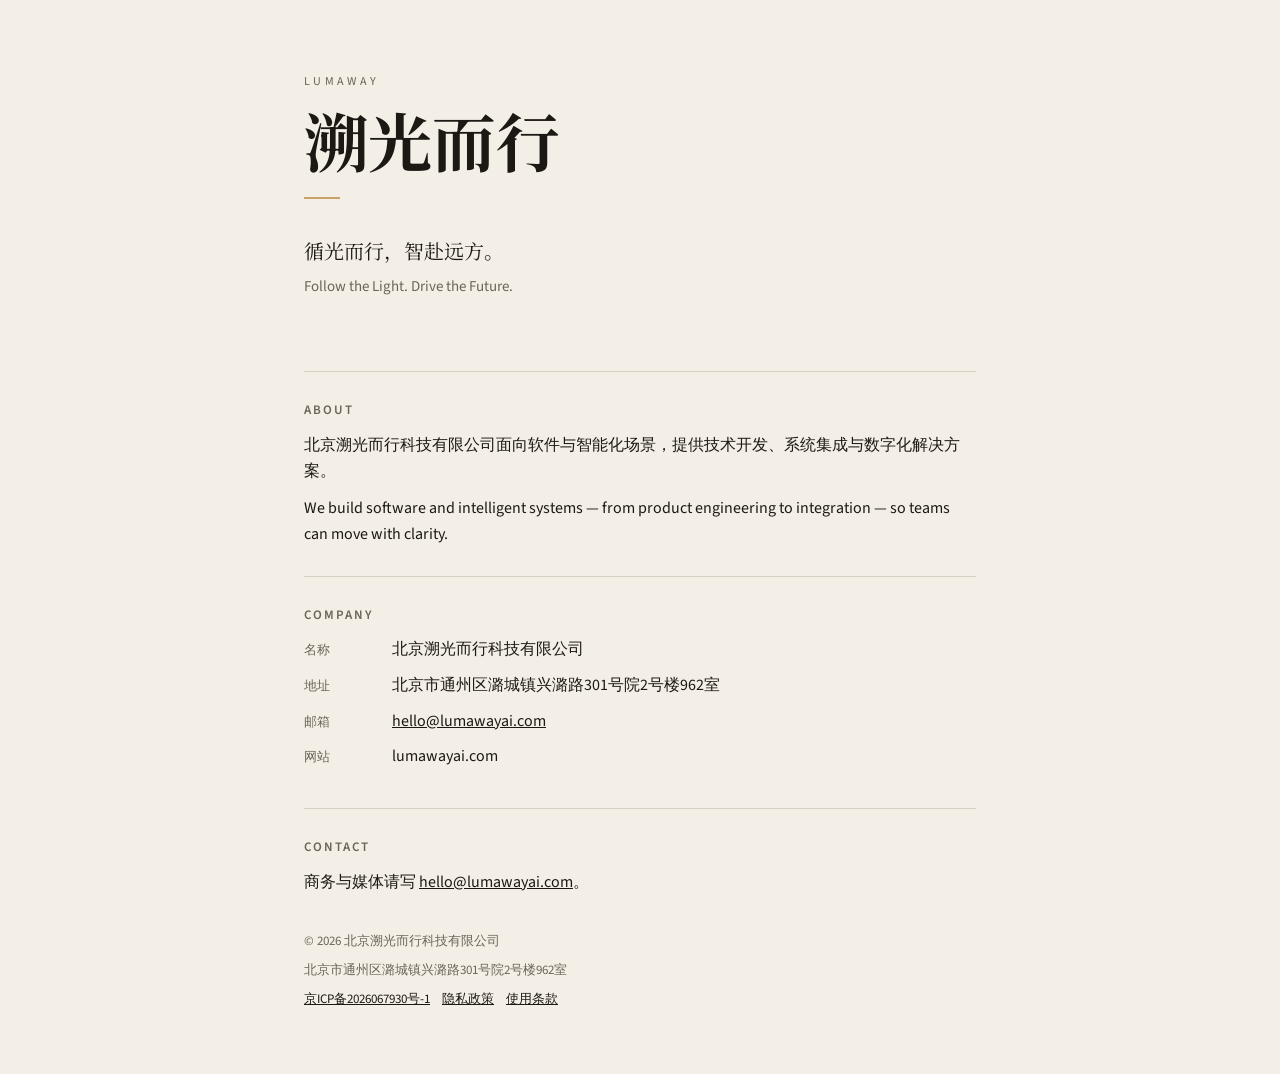
<file: index.html>
<!DOCTYPE html>
<html lang="zh-CN">
<head>
  <meta charset="utf-8" />
  <meta name="viewport" content="width=device-width, initial-scale=1" />
  <title>溯光而行 LumaWay</title>
  <meta name="description" content="循光而行，智赴远方。北京溯光而行科技有限公司。" />
  <link rel="preconnect" href="https://fonts.googleapis.com" />
  <link rel="preconnect" href="https://fonts.gstatic.com" crossorigin />
  <link href="https://fonts.googleapis.com/css2?family=Noto+Serif+SC:wght@500;700&family=Source+Sans+3:wght@400;600&display=swap" rel="stylesheet" />
  <link rel="stylesheet" href="site.css" />
</head>
<body>
  <div class="wrap">
    <header>
      <p class="brand-en">LumaWay</p>
      <h1>溯光而行</h1>
      <div class="accent"></div>
      <p class="tagline">循光而行，智赴远方。</p>
      <p class="tagline-en">Follow the Light. Drive the Future.</p>
    </header>

    <section>
      <h2>About</h2>
      <p>北京溯光而行科技有限公司面向软件与智能化场景，提供技术开发、系统集成与数字化解决方案。</p>
      <p>We build software and intelligent systems — from product engineering to integration — so teams can move with clarity.</p>
    </section>

    <section>
      <h2>Company</h2>
      <ul class="facts">
        <li><span>名称</span>北京溯光而行科技有限公司</li>
        <li><span>地址</span>北京市通州区潞城镇兴潞路301号院2号楼962室</li>
        <li><span>邮箱</span><a href="mailto:hello@lumawayai.com">hello@lumawayai.com</a></li>
        <li><span>网站</span>lumawayai.com</li>
      </ul>
    </section>

    <section>
      <h2>Contact</h2>
      <p>商务与媒体请写 <a href="mailto:hello@lumawayai.com">hello@lumawayai.com</a>。</p>
    </section>

    <footer>
      <p>© 2026 北京溯光而行科技有限公司</p>
      <p>北京市通州区潞城镇兴潞路301号院2号楼962室</p>
      <p class="foot-links">
        <a href="https://beian.miit.gov.cn/" target="_blank" rel="noopener">京ICP备2026067930号-1</a>
        <a href="privacy.html">隐私政策</a>
        <a href="terms.html">使用条款</a>
      </p>
    </footer>
  </div>
</body>
</html>
</file>
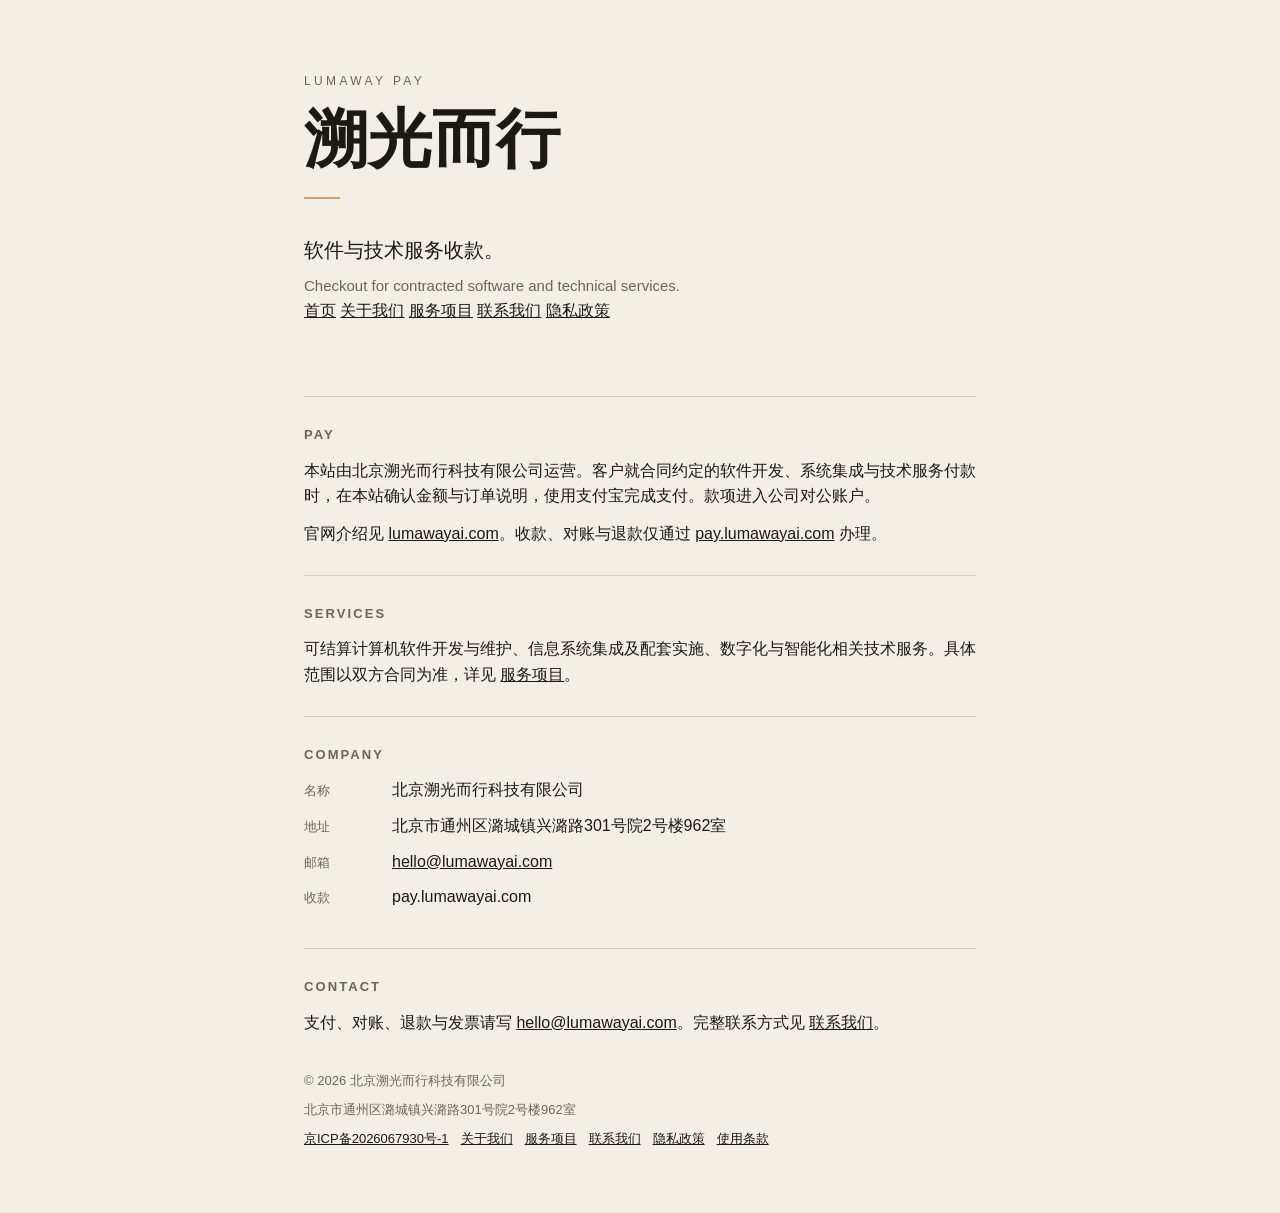
<file: pay-www/index.html>
<!DOCTYPE html>
<html lang="zh-CN">
<head>
  <meta charset="utf-8" />
  <meta name="viewport" content="width=device-width, initial-scale=1" />
  <title>溯光而行收款 · LumaWay</title>
  <meta name="description" content="北京溯光而行科技有限公司软件与技术服务收款。" />
  <link rel="stylesheet" href="/site.css" />
</head>
<body>
  <div class="wrap home">
    <header>
      <p class="brand-en">LumaWay Pay</p>
      <h1>溯光而行</h1>
      <div class="accent"></div>
      <p class="tagline">软件与技术服务收款。</p>
      <p class="tagline-en">Checkout for contracted software and technical services.</p>
      <nav class="site-nav" aria-label="栏目">
        <a href="/" aria-current="page">首页</a>
        <a href="/about/">关于我们</a>
        <a href="/services/">服务项目</a>
        <a href="/contact/">联系我们</a>
        <a href="/privacy.html">隐私政策</a>
      </nav>
    </header>

    <section>
      <h2>Pay</h2>
      <p>本站由北京溯光而行科技有限公司运营。客户就合同约定的软件开发、系统集成与技术服务付款时，在本站确认金额与订单说明，使用支付宝完成支付。款项进入公司对公账户。</p>
      <p>官网介绍见 <a href="https://lumawayai.com">lumawayai.com</a>。收款、对账与退款仅通过 <a href="https://pay.lumawayai.com">pay.lumawayai.com</a> 办理。</p>
    </section>

    <section>
      <h2>Services</h2>
      <p>可结算计算机软件开发与维护、信息系统集成及配套实施、数字化与智能化相关技术服务。具体范围以双方合同为准，详见 <a href="/services/">服务项目</a>。</p>
    </section>

    <section>
      <h2>Company</h2>
      <ul class="facts">
        <li><span>名称</span>北京溯光而行科技有限公司</li>
        <li><span>地址</span>北京市通州区潞城镇兴潞路301号院2号楼962室</li>
        <li><span>邮箱</span><a href="mailto:hello@lumawayai.com">hello@lumawayai.com</a></li>
        <li><span>收款</span>pay.lumawayai.com</li>
      </ul>
    </section>

    <section>
      <h2>Contact</h2>
      <p>支付、对账、退款与发票请写 <a href="mailto:hello@lumawayai.com">hello@lumawayai.com</a>。完整联系方式见 <a href="/contact/">联系我们</a>。</p>
    </section>

    <footer>
      <p>© 2026 北京溯光而行科技有限公司</p>
      <p>北京市通州区潞城镇兴潞路301号院2号楼962室</p>
      <p class="foot-links">
        <a href="https://beian.miit.gov.cn/" target="_blank" rel="noopener">京ICP备2026067930号-1</a>
        <a href="/about/">关于我们</a>
        <a href="/services/">服务项目</a>
        <a href="/contact/">联系我们</a>
        <a href="/privacy.html">隐私政策</a>
        <a href="/terms.html">使用条款</a>
      </p>
    </footer>
  </div>
</body>
</html>
</file>
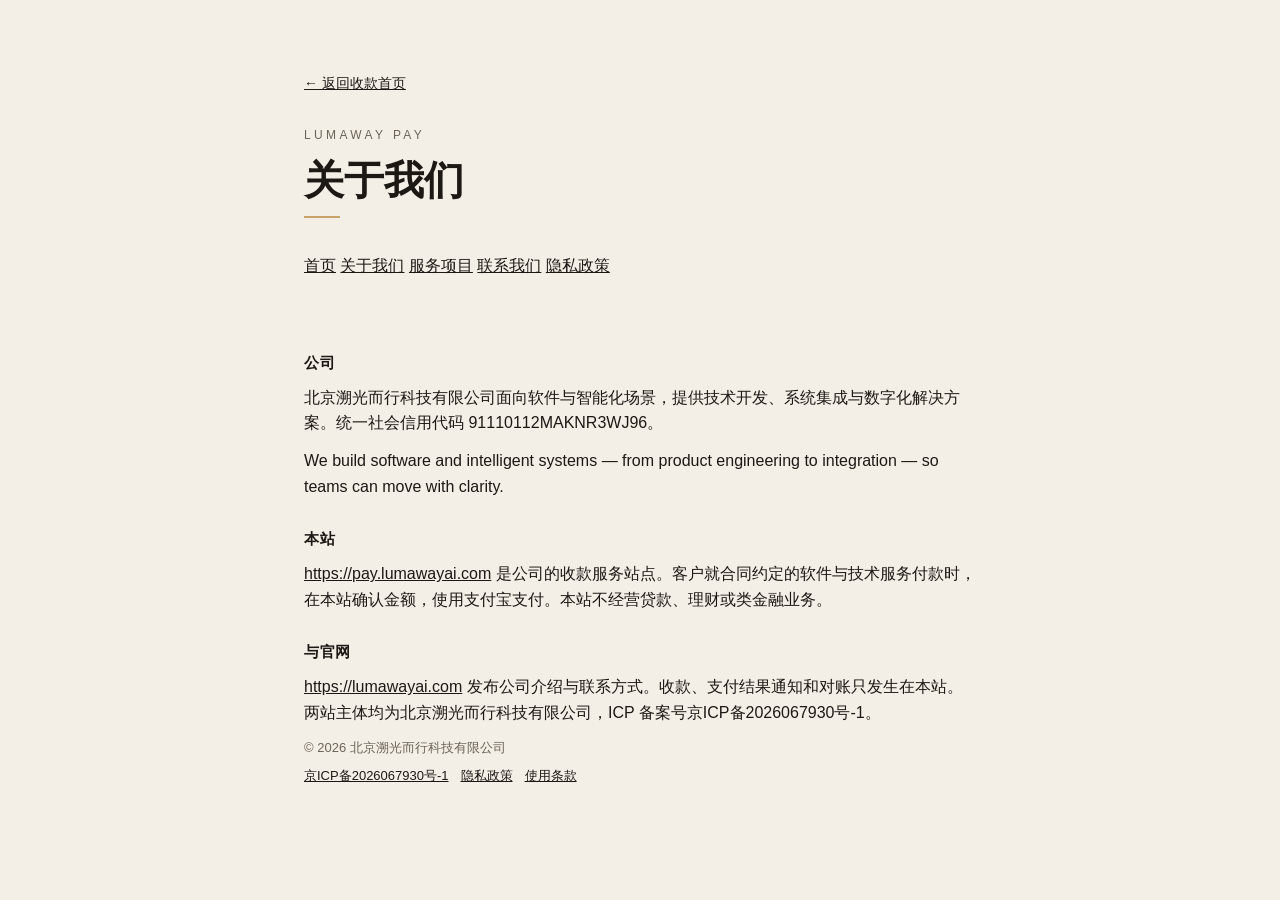
<file: pay-www/about/index.html>
<!DOCTYPE html>
<html lang="zh-CN">
<head>
  <meta charset="utf-8" />
  <meta name="viewport" content="width=device-width, initial-scale=1" />
  <title>关于我们 · 溯光而行收款</title>
  <meta name="description" content="北京溯光而行科技有限公司与收款服务说明。" />
  <link rel="stylesheet" href="/site.css" />
</head>
<body>
  <div class="wrap legal">
    <p class="back"><a href="/">← 返回收款首页</a></p>
    <header>
      <p class="brand-en">LumaWay Pay</p>
      <h1>关于我们</h1>
      <div class="accent"></div>
      <nav class="site-nav" aria-label="栏目">
        <a href="/">首页</a>
        <a href="/about/" aria-current="page">关于我们</a>
        <a href="/services/">服务项目</a>
        <a href="/contact/">联系我们</a>
        <a href="/privacy.html">隐私政策</a>
      </nav>
    </header>

    <h2>公司</h2>
    <p>北京溯光而行科技有限公司面向软件与智能化场景，提供技术开发、系统集成与数字化解决方案。统一社会信用代码 91110112MAKNR3WJ96。</p>
    <p>We build software and intelligent systems — from product engineering to integration — so teams can move with clarity.</p>

    <h2>本站</h2>
    <p><a href="https://pay.lumawayai.com">https://pay.lumawayai.com</a> 是公司的收款服务站点。客户就合同约定的软件与技术服务付款时，在本站确认金额，使用支付宝支付。本站不经营贷款、理财或类金融业务。</p>

    <h2>与官网</h2>
    <p><a href="https://lumawayai.com">https://lumawayai.com</a> 发布公司介绍与联系方式。收款、支付结果通知和对账只发生在本站。两站主体均为北京溯光而行科技有限公司，ICP 备案号京ICP备2026067930号-1。</p>

    <footer>
      <p>© 2026 北京溯光而行科技有限公司</p>
      <p class="foot-links">
        <a href="https://beian.miit.gov.cn/" target="_blank" rel="noopener">京ICP备2026067930号-1</a>
        <a href="/privacy.html">隐私政策</a>
        <a href="/terms.html">使用条款</a>
      </p>
    </footer>
  </div>
</body>
</html>
</file>
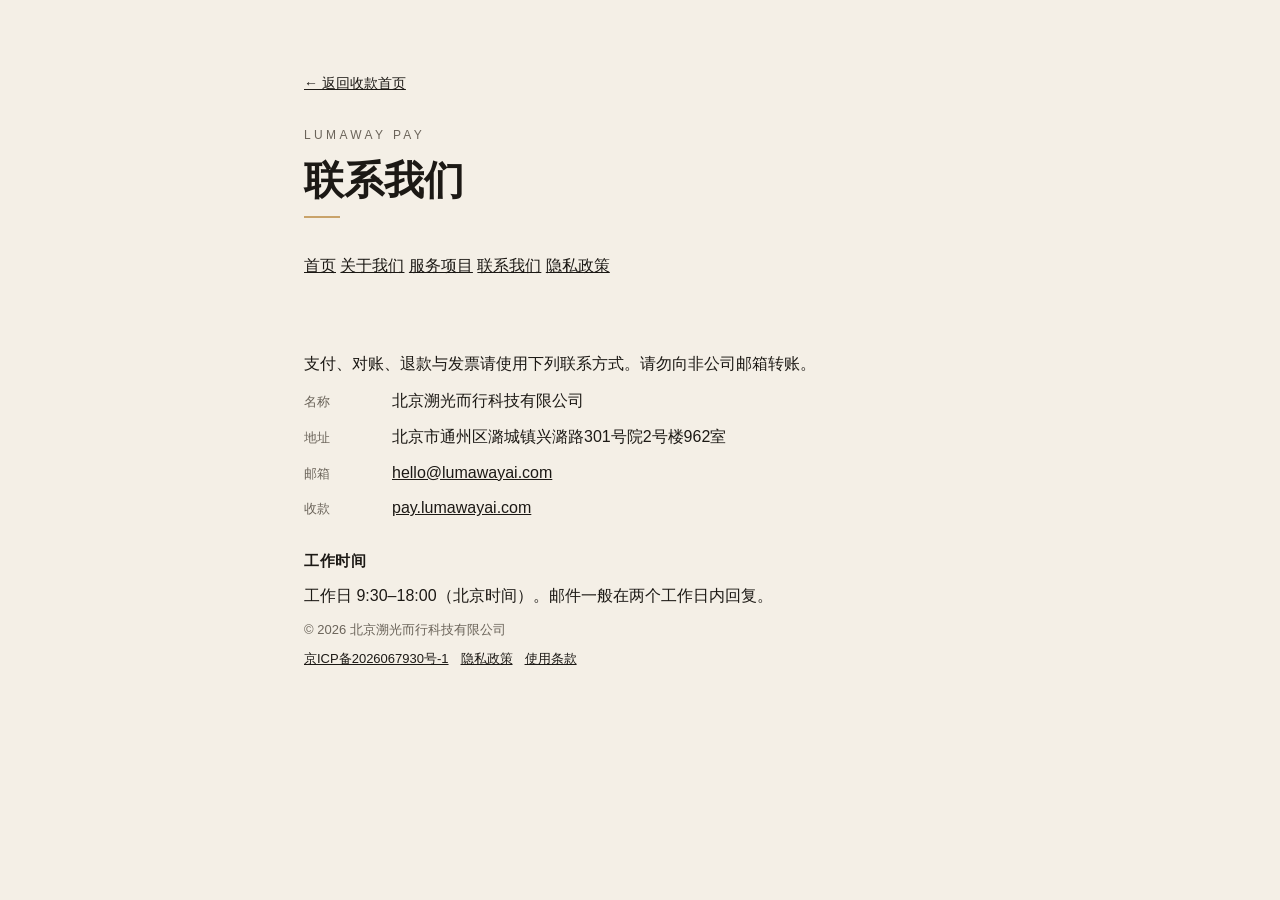
<file: pay-www/contact/index.html>
<!DOCTYPE html>
<html lang="zh-CN">
<head>
  <meta charset="utf-8" />
  <meta name="viewport" content="width=device-width, initial-scale=1" />
  <title>联系我们 · 溯光而行收款</title>
  <meta name="description" content="北京溯光而行科技有限公司收款服务联系方式。" />
  <link rel="stylesheet" href="/site.css" />
</head>
<body>
  <div class="wrap legal">
    <p class="back"><a href="/">← 返回收款首页</a></p>
    <header>
      <p class="brand-en">LumaWay Pay</p>
      <h1>联系我们</h1>
      <div class="accent"></div>
      <nav class="site-nav" aria-label="栏目">
        <a href="/">首页</a>
        <a href="/about/">关于我们</a>
        <a href="/services/">服务项目</a>
        <a href="/contact/" aria-current="page">联系我们</a>
        <a href="/privacy.html">隐私政策</a>
      </nav>
    </header>

    <p>支付、对账、退款与发票请使用下列联系方式。请勿向非公司邮箱转账。</p>
    <ul class="facts">
      <li><span>名称</span>北京溯光而行科技有限公司</li>
      <li><span>地址</span>北京市通州区潞城镇兴潞路301号院2号楼962室</li>
      <li><span>邮箱</span><a href="mailto:hello@lumawayai.com">hello@lumawayai.com</a></li>
      <li><span>收款</span><a href="https://pay.lumawayai.com">pay.lumawayai.com</a></li>
    </ul>

    <h2>工作时间</h2>
    <p>工作日 9:30–18:00（北京时间）。邮件一般在两个工作日内回复。</p>

    <footer>
      <p>© 2026 北京溯光而行科技有限公司</p>
      <p class="foot-links">
        <a href="https://beian.miit.gov.cn/" target="_blank" rel="noopener">京ICP备2026067930号-1</a>
        <a href="/privacy.html">隐私政策</a>
        <a href="/terms.html">使用条款</a>
      </p>
    </footer>
  </div>
</body>
</html>
</file>
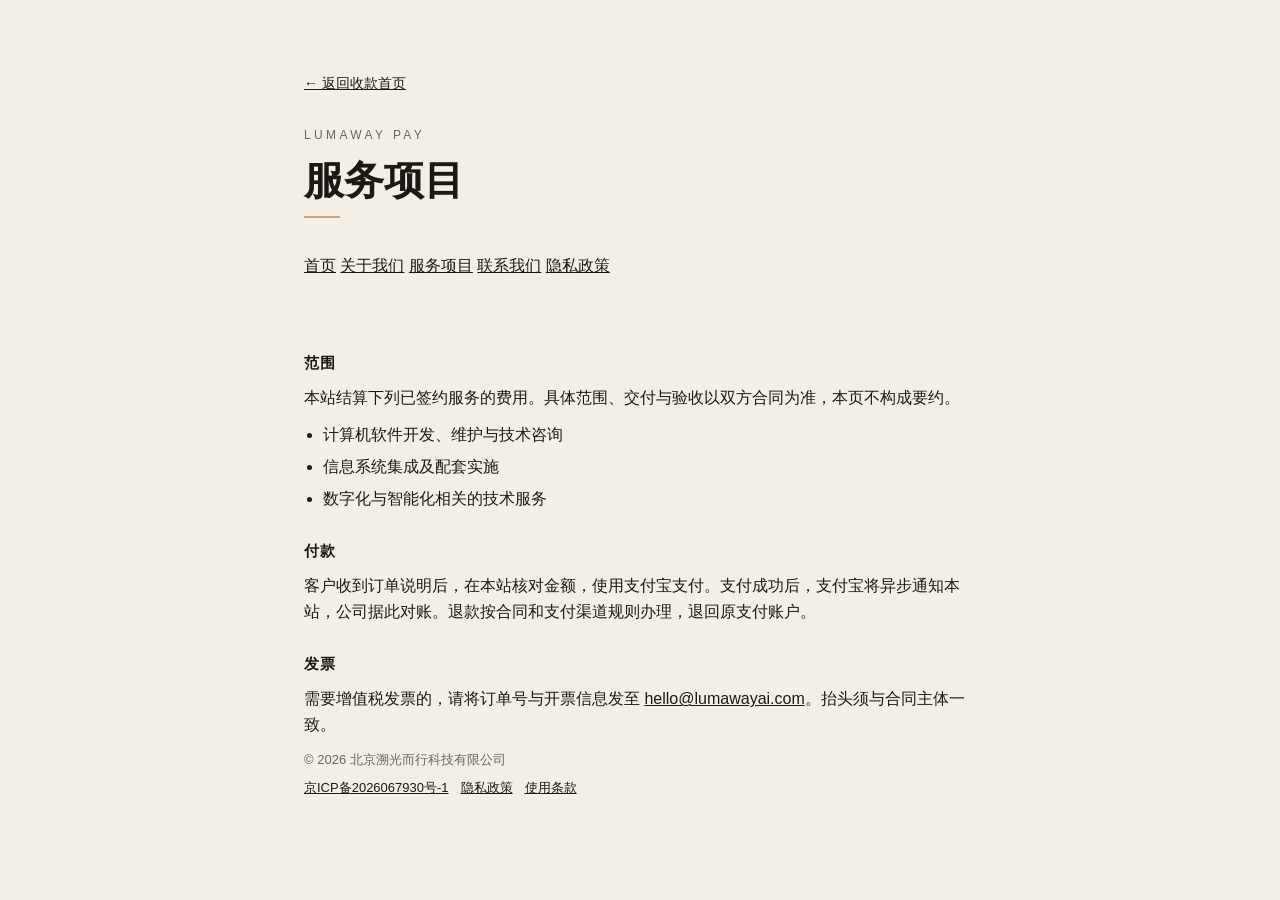
<file: pay-www/services/index.html>
<!DOCTYPE html>
<html lang="zh-CN">
<head>
  <meta charset="utf-8" />
  <meta name="viewport" content="width=device-width, initial-scale=1" />
  <title>服务项目 · 溯光而行收款</title>
  <meta name="description" content="溯光而行软件与技术服务项目及付款说明。" />
  <link rel="stylesheet" href="/site.css" />
</head>
<body>
  <div class="wrap legal">
    <p class="back"><a href="/">← 返回收款首页</a></p>
    <header>
      <p class="brand-en">LumaWay Pay</p>
      <h1>服务项目</h1>
      <div class="accent"></div>
      <nav class="site-nav" aria-label="栏目">
        <a href="/">首页</a>
        <a href="/about/">关于我们</a>
        <a href="/services/" aria-current="page">服务项目</a>
        <a href="/contact/">联系我们</a>
        <a href="/privacy.html">隐私政策</a>
      </nav>
    </header>

    <h2>范围</h2>
    <p>本站结算下列已签约服务的费用。具体范围、交付与验收以双方合同为准，本页不构成要约。</p>
    <ul>
      <li>计算机软件开发、维护与技术咨询</li>
      <li>信息系统集成及配套实施</li>
      <li>数字化与智能化相关的技术服务</li>
    </ul>

    <h2>付款</h2>
    <p>客户收到订单说明后，在本站核对金额，使用支付宝支付。支付成功后，支付宝将异步通知本站，公司据此对账。退款按合同和支付渠道规则办理，退回原支付账户。</p>

    <h2>发票</h2>
    <p>需要增值税发票的，请将订单号与开票信息发至 <a href="mailto:hello@lumawayai.com">hello@lumawayai.com</a>。抬头须与合同主体一致。</p>

    <footer>
      <p>© 2026 北京溯光而行科技有限公司</p>
      <p class="foot-links">
        <a href="https://beian.miit.gov.cn/" target="_blank" rel="noopener">京ICP备2026067930号-1</a>
        <a href="/privacy.html">隐私政策</a>
        <a href="/terms.html">使用条款</a>
      </p>
    </footer>
  </div>
</body>
</html>
</file>
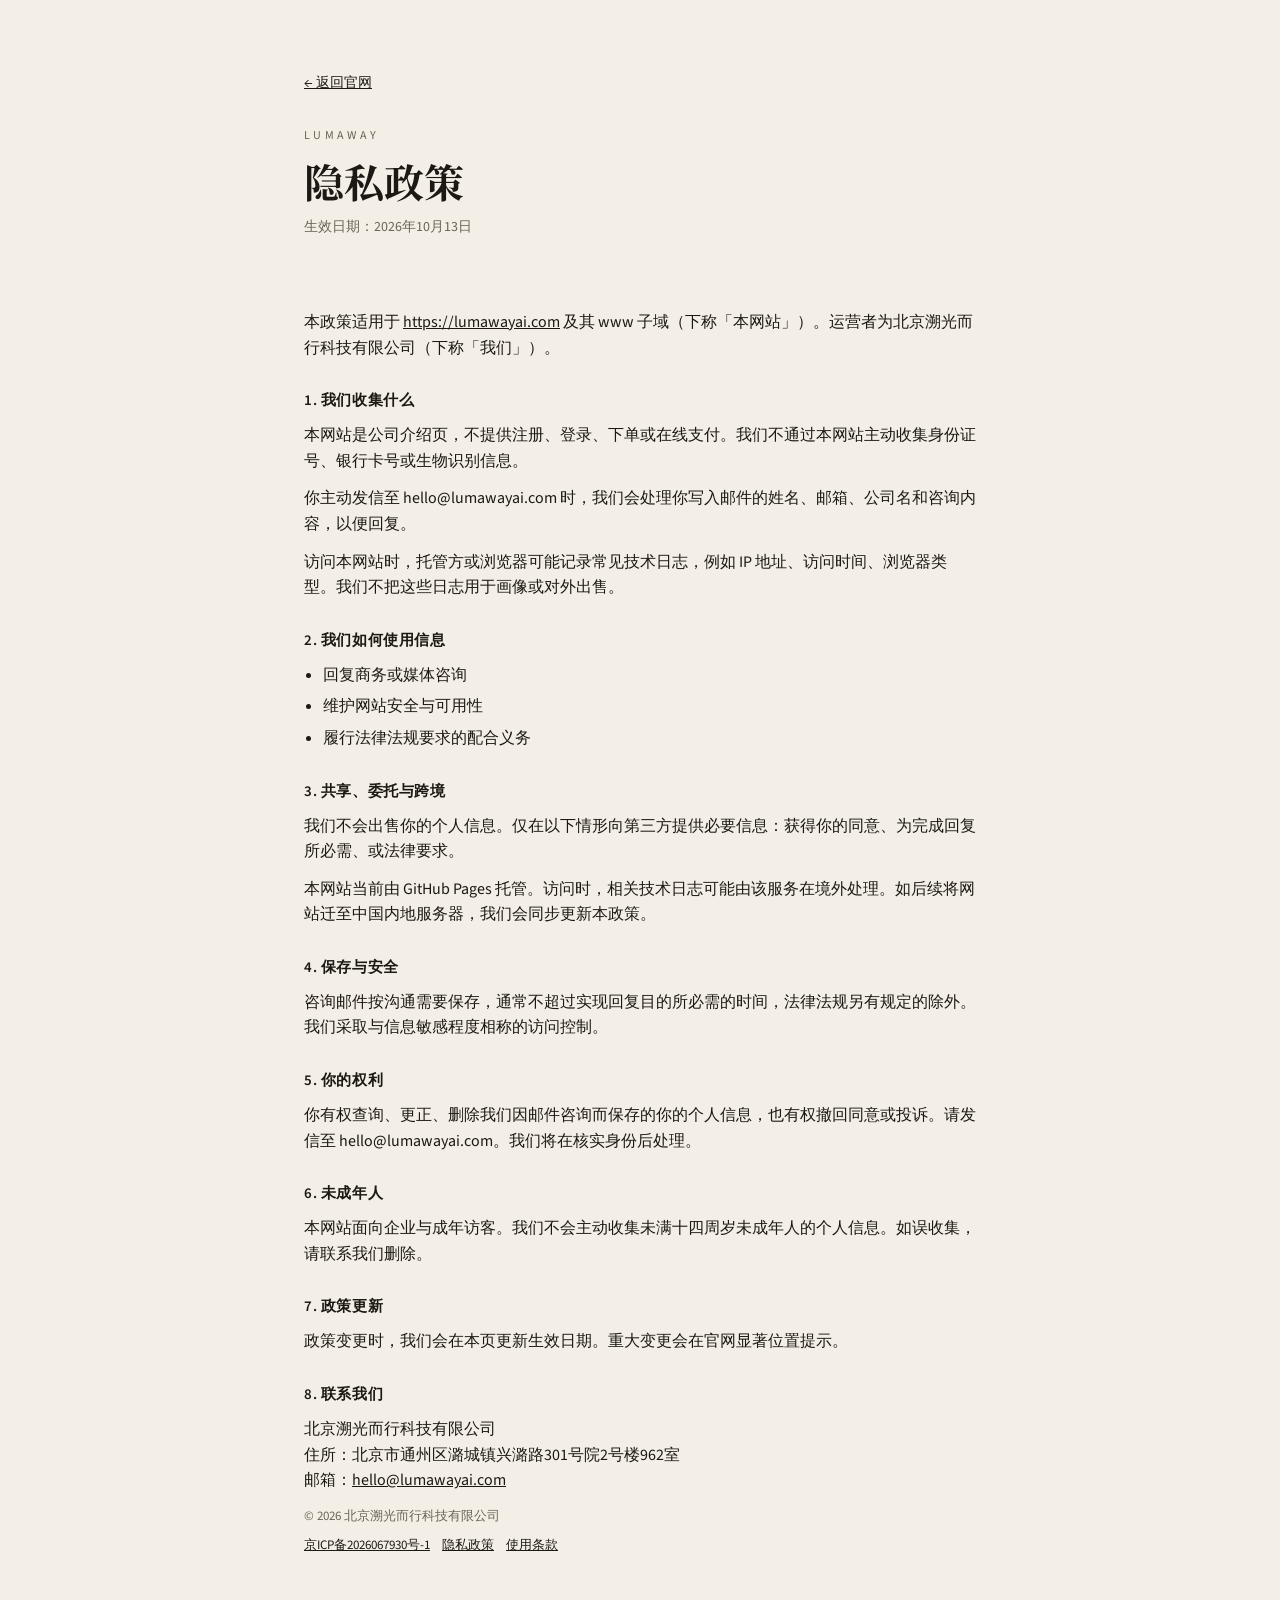
<file: privacy.html>
<!DOCTYPE html>
<html lang="zh-CN">
<head>
  <meta charset="utf-8" />
  <meta name="viewport" content="width=device-width, initial-scale=1" />
  <title>隐私政策 · 溯光而行</title>
  <meta name="description" content="北京溯光而行科技有限公司官网隐私政策。" />
  <link rel="preconnect" href="https://fonts.googleapis.com" />
  <link rel="preconnect" href="https://fonts.gstatic.com" crossorigin />
  <link href="https://fonts.googleapis.com/css2?family=Noto+Serif+SC:wght@500;700&family=Source+Sans+3:wght@400;600&display=swap" rel="stylesheet" />
  <link rel="stylesheet" href="site.css" />
</head>
<body>
  <div class="wrap legal">
    <p class="back"><a href="index.html">← 返回官网</a></p>
    <header>
      <p class="brand-en">LumaWay</p>
      <h1>隐私政策</h1>
      <p class="updated">生效日期：2026年10月13日</p>
    </header>

    <p>本政策适用于 <a href="https://lumawayai.com">https://lumawayai.com</a> 及其 www 子域（下称「本网站」）。运营者为北京溯光而行科技有限公司（下称「我们」）。</p>

    <h2>1. 我们收集什么</h2>
    <p>本网站是公司介绍页，不提供注册、登录、下单或在线支付。我们不通过本网站主动收集身份证号、银行卡号或生物识别信息。</p>
    <p>你主动发信至 hello@lumawayai.com 时，我们会处理你写入邮件的姓名、邮箱、公司名和咨询内容，以便回复。</p>
    <p>访问本网站时，托管方或浏览器可能记录常见技术日志，例如 IP 地址、访问时间、浏览器类型。我们不把这些日志用于画像或对外出售。</p>

    <h2>2. 我们如何使用信息</h2>
    <ul>
      <li>回复商务或媒体咨询</li>
      <li>维护网站安全与可用性</li>
      <li>履行法律法规要求的配合义务</li>
    </ul>

    <h2>3. 共享、委托与跨境</h2>
    <p>我们不会出售你的个人信息。仅在以下情形向第三方提供必要信息：获得你的同意、为完成回复所必需、或法律要求。</p>
    <p>本网站当前由 GitHub Pages 托管。访问时，相关技术日志可能由该服务在境外处理。如后续将网站迁至中国内地服务器，我们会同步更新本政策。</p>

    <h2>4. 保存与安全</h2>
    <p>咨询邮件按沟通需要保存，通常不超过实现回复目的所必需的时间，法律法规另有规定的除外。我们采取与信息敏感程度相称的访问控制。</p>

    <h2>5. 你的权利</h2>
    <p>你有权查询、更正、删除我们因邮件咨询而保存的你的个人信息，也有权撤回同意或投诉。请发信至 hello@lumawayai.com。我们将在核实身份后处理。</p>

    <h2>6. 未成年人</h2>
    <p>本网站面向企业与成年访客。我们不会主动收集未满十四周岁未成年人的个人信息。如误收集，请联系我们删除。</p>

    <h2>7. 政策更新</h2>
    <p>政策变更时，我们会在本页更新生效日期。重大变更会在官网显著位置提示。</p>

    <h2>8. 联系我们</h2>
    <p>北京溯光而行科技有限公司<br />住所：北京市通州区潞城镇兴潞路301号院2号楼962室<br />邮箱：<a href="mailto:hello@lumawayai.com">hello@lumawayai.com</a></p>

    <footer>
      <p>© 2026 北京溯光而行科技有限公司</p>
      <p class="foot-links">
        <a href="https://beian.miit.gov.cn/" target="_blank" rel="noopener">京ICP备2026067930号-1</a>
        <a href="privacy.html">隐私政策</a>
        <a href="terms.html">使用条款</a>
      </p>
    </footer>
  </div>
</body>
</html>
</file>
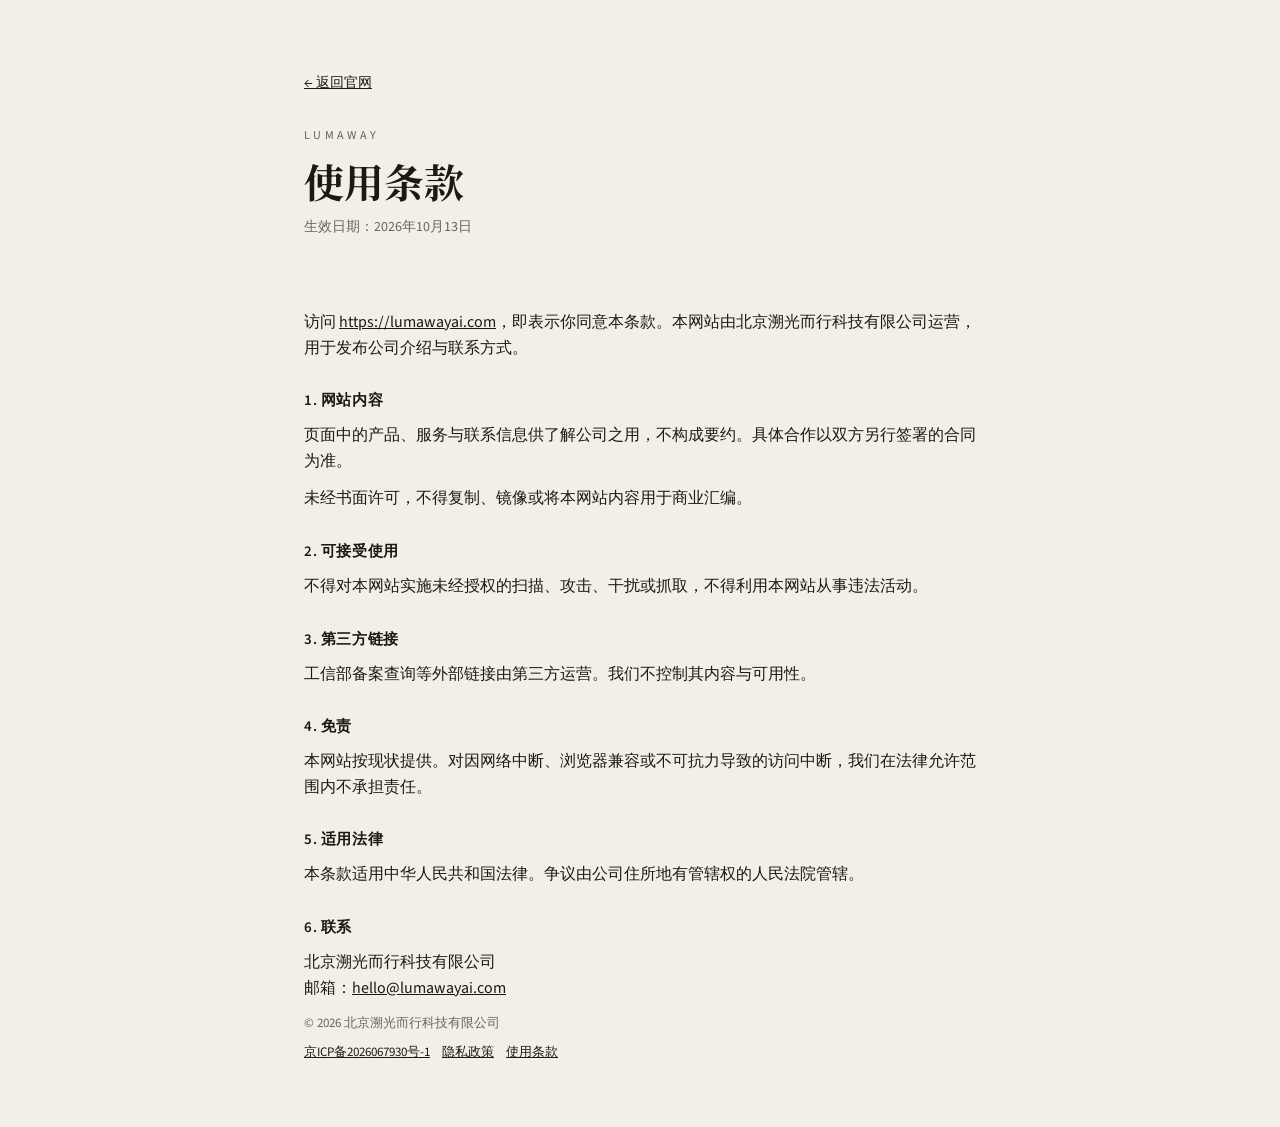
<file: terms.html>
<!DOCTYPE html>
<html lang="zh-CN">
<head>
  <meta charset="utf-8" />
  <meta name="viewport" content="width=device-width, initial-scale=1" />
  <title>使用条款 · 溯光而行</title>
  <meta name="description" content="北京溯光而行科技有限公司官网使用条款。" />
  <link rel="preconnect" href="https://fonts.googleapis.com" />
  <link rel="preconnect" href="https://fonts.gstatic.com" crossorigin />
  <link href="https://fonts.googleapis.com/css2?family=Noto+Serif+SC:wght@500;700&family=Source+Sans+3:wght@400;600&display=swap" rel="stylesheet" />
  <link rel="stylesheet" href="site.css" />
</head>
<body>
  <div class="wrap legal">
    <p class="back"><a href="index.html">← 返回官网</a></p>
    <header>
      <p class="brand-en">LumaWay</p>
      <h1>使用条款</h1>
      <p class="updated">生效日期：2026年10月13日</p>
    </header>

    <p>访问 <a href="https://lumawayai.com">https://lumawayai.com</a>，即表示你同意本条款。本网站由北京溯光而行科技有限公司运营，用于发布公司介绍与联系方式。</p>

    <h2>1. 网站内容</h2>
    <p>页面中的产品、服务与联系信息供了解公司之用，不构成要约。具体合作以双方另行签署的合同为准。</p>
    <p>未经书面许可，不得复制、镜像或将本网站内容用于商业汇编。</p>

    <h2>2. 可接受使用</h2>
    <p>不得对本网站实施未经授权的扫描、攻击、干扰或抓取，不得利用本网站从事违法活动。</p>

    <h2>3. 第三方链接</h2>
    <p>工信部备案查询等外部链接由第三方运营。我们不控制其内容与可用性。</p>

    <h2>4. 免责</h2>
    <p>本网站按现状提供。对因网络中断、浏览器兼容或不可抗力导致的访问中断，我们在法律允许范围内不承担责任。</p>

    <h2>5. 适用法律</h2>
    <p>本条款适用中华人民共和国法律。争议由公司住所地有管辖权的人民法院管辖。</p>

    <h2>6. 联系</h2>
    <p>北京溯光而行科技有限公司<br />邮箱：<a href="mailto:hello@lumawayai.com">hello@lumawayai.com</a></p>

    <footer>
      <p>© 2026 北京溯光而行科技有限公司</p>
      <p class="foot-links">
        <a href="https://beian.miit.gov.cn/" target="_blank" rel="noopener">京ICP备2026067930号-1</a>
        <a href="privacy.html">隐私政策</a>
        <a href="terms.html">使用条款</a>
      </p>
    </footer>
  </div>
</body>
</html>
</file>
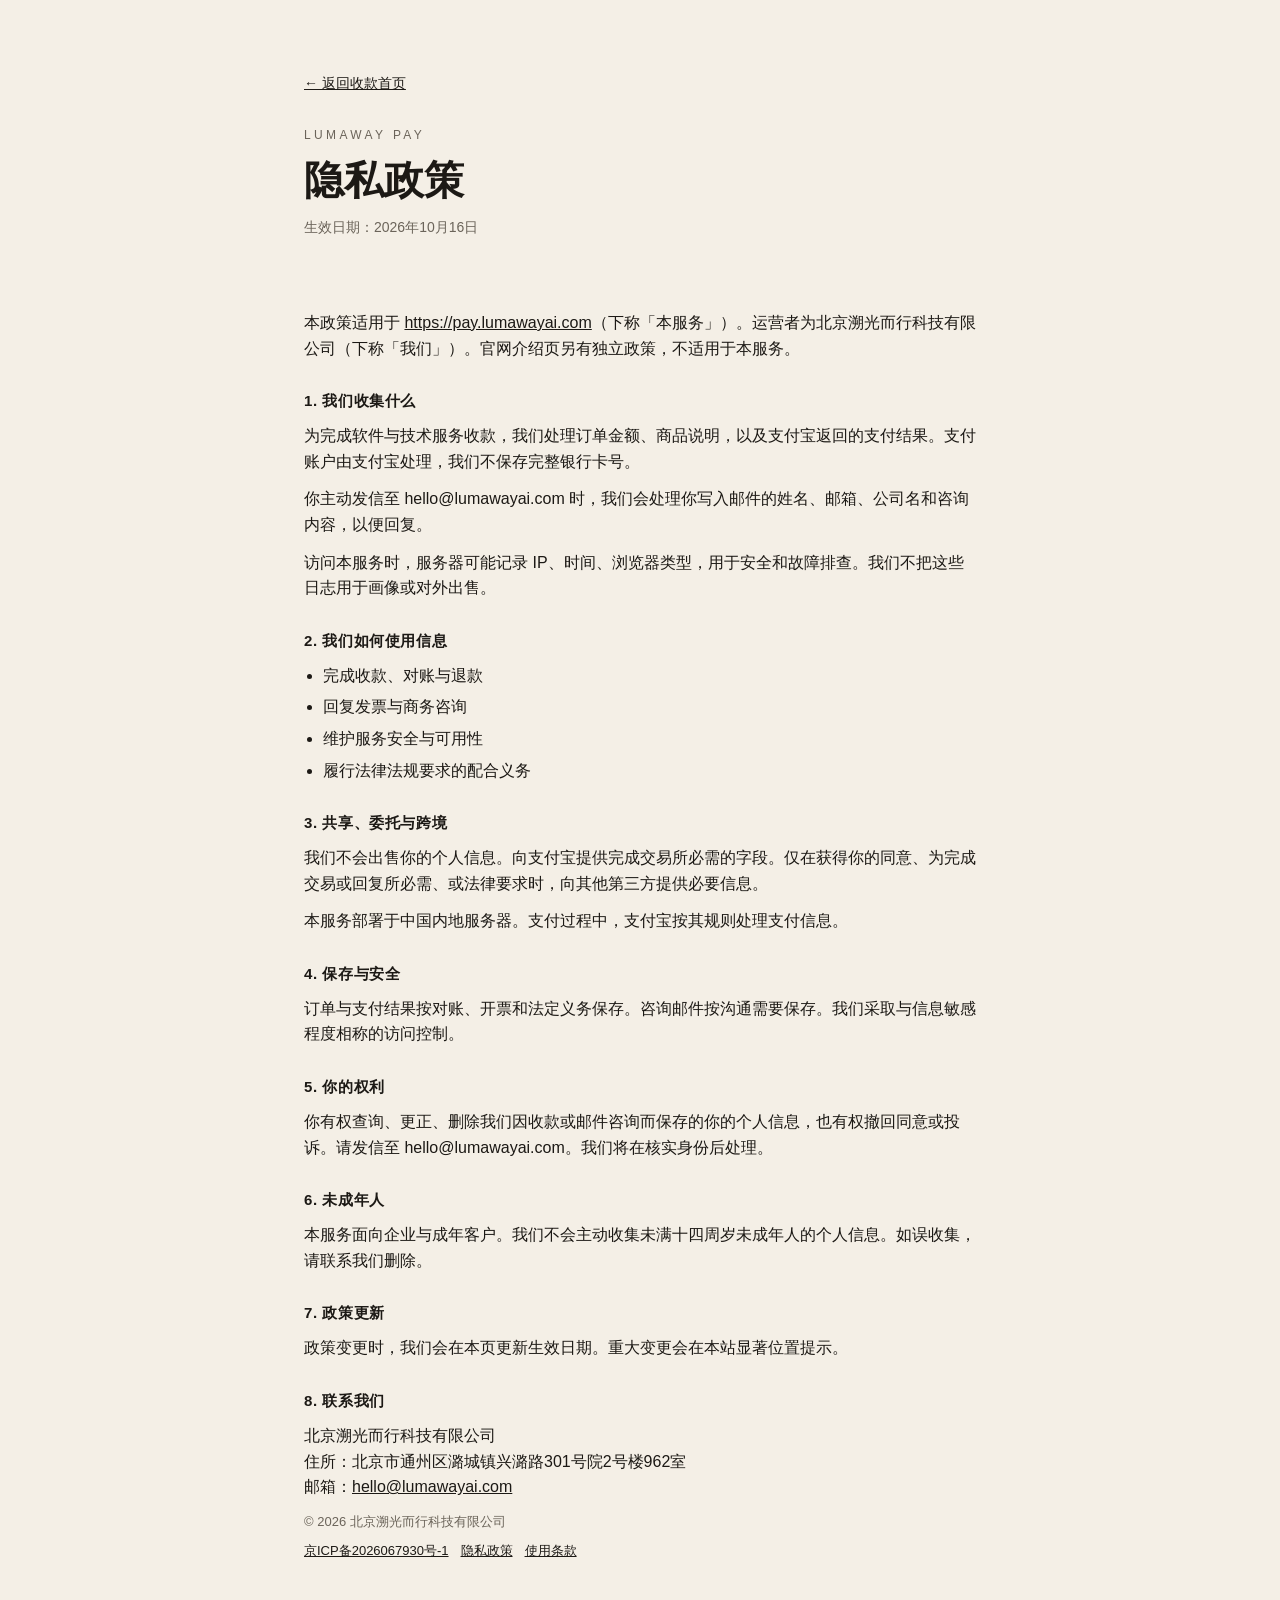
<file: pay-www/privacy.html>
<!DOCTYPE html>
<html lang="zh-CN">
<head>
  <meta charset="utf-8" />
  <meta name="viewport" content="width=device-width, initial-scale=1" />
  <title>隐私政策 · 溯光而行收款</title>
  <meta name="description" content="溯光而行收款服务隐私政策。" />
  <link rel="stylesheet" href="/site.css" />
</head>
<body>
  <div class="wrap legal">
    <p class="back"><a href="/">← 返回收款首页</a></p>
    <header>
      <p class="brand-en">LumaWay Pay</p>
      <h1>隐私政策</h1>
      <p class="updated">生效日期：2026年10月16日</p>
    </header>

    <p>本政策适用于 <a href="https://pay.lumawayai.com">https://pay.lumawayai.com</a>（下称「本服务」）。运营者为北京溯光而行科技有限公司（下称「我们」）。官网介绍页另有独立政策，不适用于本服务。</p>

    <h2>1. 我们收集什么</h2>
    <p>为完成软件与技术服务收款，我们处理订单金额、商品说明，以及支付宝返回的支付结果。支付账户由支付宝处理，我们不保存完整银行卡号。</p>
    <p>你主动发信至 hello@lumawayai.com 时，我们会处理你写入邮件的姓名、邮箱、公司名和咨询内容，以便回复。</p>
    <p>访问本服务时，服务器可能记录 IP、时间、浏览器类型，用于安全和故障排查。我们不把这些日志用于画像或对外出售。</p>

    <h2>2. 我们如何使用信息</h2>
    <ul>
      <li>完成收款、对账与退款</li>
      <li>回复发票与商务咨询</li>
      <li>维护服务安全与可用性</li>
      <li>履行法律法规要求的配合义务</li>
    </ul>

    <h2>3. 共享、委托与跨境</h2>
    <p>我们不会出售你的个人信息。向支付宝提供完成交易所必需的字段。仅在获得你的同意、为完成交易或回复所必需、或法律要求时，向其他第三方提供必要信息。</p>
    <p>本服务部署于中国内地服务器。支付过程中，支付宝按其规则处理支付信息。</p>

    <h2>4. 保存与安全</h2>
    <p>订单与支付结果按对账、开票和法定义务保存。咨询邮件按沟通需要保存。我们采取与信息敏感程度相称的访问控制。</p>

    <h2>5. 你的权利</h2>
    <p>你有权查询、更正、删除我们因收款或邮件咨询而保存的你的个人信息，也有权撤回同意或投诉。请发信至 hello@lumawayai.com。我们将在核实身份后处理。</p>

    <h2>6. 未成年人</h2>
    <p>本服务面向企业与成年客户。我们不会主动收集未满十四周岁未成年人的个人信息。如误收集，请联系我们删除。</p>

    <h2>7. 政策更新</h2>
    <p>政策变更时，我们会在本页更新生效日期。重大变更会在本站显著位置提示。</p>

    <h2>8. 联系我们</h2>
    <p>北京溯光而行科技有限公司<br />住所：北京市通州区潞城镇兴潞路301号院2号楼962室<br />邮箱：<a href="mailto:hello@lumawayai.com">hello@lumawayai.com</a></p>

    <footer>
      <p>© 2026 北京溯光而行科技有限公司</p>
      <p class="foot-links">
        <a href="https://beian.miit.gov.cn/" target="_blank" rel="noopener">京ICP备2026067930号-1</a>
        <a href="/privacy.html">隐私政策</a>
        <a href="/terms.html">使用条款</a>
      </p>
    </footer>
  </div>
</body>
</html>
</file>
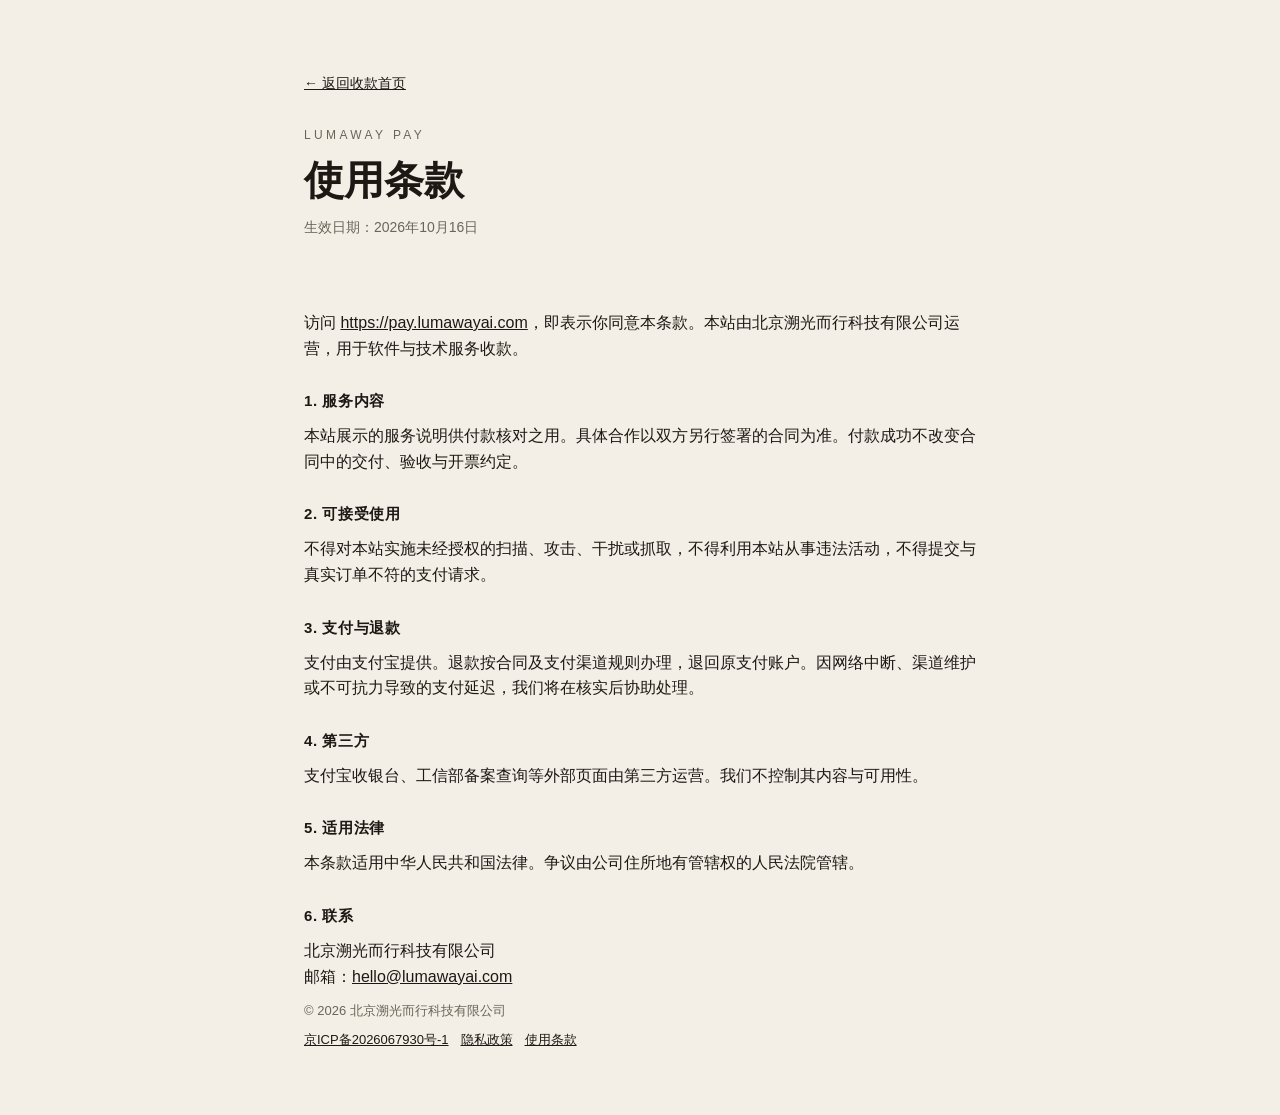
<file: pay-www/terms.html>
<!DOCTYPE html>
<html lang="zh-CN">
<head>
  <meta charset="utf-8" />
  <meta name="viewport" content="width=device-width, initial-scale=1" />
  <title>使用条款 · 溯光而行收款</title>
  <meta name="description" content="溯光而行收款服务使用条款。" />
  <link rel="stylesheet" href="/site.css" />
</head>
<body>
  <div class="wrap legal">
    <p class="back"><a href="/">← 返回收款首页</a></p>
    <header>
      <p class="brand-en">LumaWay Pay</p>
      <h1>使用条款</h1>
      <p class="updated">生效日期：2026年10月16日</p>
    </header>

    <p>访问 <a href="https://pay.lumawayai.com">https://pay.lumawayai.com</a>，即表示你同意本条款。本站由北京溯光而行科技有限公司运营，用于软件与技术服务收款。</p>

    <h2>1. 服务内容</h2>
    <p>本站展示的服务说明供付款核对之用。具体合作以双方另行签署的合同为准。付款成功不改变合同中的交付、验收与开票约定。</p>

    <h2>2. 可接受使用</h2>
    <p>不得对本站实施未经授权的扫描、攻击、干扰或抓取，不得利用本站从事违法活动，不得提交与真实订单不符的支付请求。</p>

    <h2>3. 支付与退款</h2>
    <p>支付由支付宝提供。退款按合同及支付渠道规则办理，退回原支付账户。因网络中断、渠道维护或不可抗力导致的支付延迟，我们将在核实后协助处理。</p>

    <h2>4. 第三方</h2>
    <p>支付宝收银台、工信部备案查询等外部页面由第三方运营。我们不控制其内容与可用性。</p>

    <h2>5. 适用法律</h2>
    <p>本条款适用中华人民共和国法律。争议由公司住所地有管辖权的人民法院管辖。</p>

    <h2>6. 联系</h2>
    <p>北京溯光而行科技有限公司<br />邮箱：<a href="mailto:hello@lumawayai.com">hello@lumawayai.com</a></p>

    <footer>
      <p>© 2026 北京溯光而行科技有限公司</p>
      <p class="foot-links">
        <a href="https://beian.miit.gov.cn/" target="_blank" rel="noopener">京ICP备2026067930号-1</a>
        <a href="/privacy.html">隐私政策</a>
        <a href="/terms.html">使用条款</a>
      </p>
    </footer>
  </div>
</body>
</html>
</file>
<file: site.css>
:root {
  --bg: #f4efe6;
  --ink: #1c1915;
  --muted: #6b645a;
  --line: #d9d0c4;
  --light: #c9a36a;
}
* { box-sizing: border-box; }
html, body { margin: 0; padding: 0; }
body {
  min-height: 100vh;
  background: var(--bg);
  color: var(--ink);
  font-family: "Source Sans 3", "PingFang SC", "Hiragino Sans GB", sans-serif;
  line-height: 1.6;
}
.wrap {
  max-width: 720px;
  margin: 0 auto;
  padding: 72px 24px 64px;
}
header { margin-bottom: 72px; }
.brand-en {
  letter-spacing: 0.28em;
  text-transform: uppercase;
  font-size: 12px;
  color: var(--muted);
  margin: 0 0 12px;
}
h1 {
  font-family: "Noto Serif SC", "Songti SC", serif;
  font-weight: 700;
  font-size: clamp(40px, 8vw, 64px);
  line-height: 1.15;
  margin: 0 0 20px;
}
.legal h1 {
  font-size: clamp(28px, 6vw, 40px);
  margin-bottom: 12px;
}
.tagline {
  font-family: "Noto Serif SC", "Songti SC", serif;
  font-size: 20px;
  margin: 0 0 8px;
}
.tagline-en {
  margin: 0;
  color: var(--muted);
  font-size: 15px;
}
.updated {
  margin: 0;
  color: var(--muted);
  font-size: 14px;
}
section { padding: 28px 0; border-top: 1px solid var(--line); }
h2 {
  font-size: 13px;
  letter-spacing: 0.16em;
  text-transform: uppercase;
  color: var(--muted);
  margin: 0 0 12px;
  font-weight: 600;
}
.legal h2 {
  font-size: 15px;
  letter-spacing: 0.04em;
  text-transform: none;
  color: var(--ink);
  margin: 28px 0 10px;
}
p { margin: 0 0 12px; }
p:last-child { margin-bottom: 0; }
ul {
  margin: 0 0 12px;
  padding-left: 1.2em;
}
li { margin: 0 0 6px; }
a { color: var(--ink); }
a:hover { color: #8a6a35; }
.accent {
  display: inline-block;
  width: 36px;
  height: 2px;
  background: var(--light);
  margin-bottom: 28px;
}
.facts {
  margin: 0;
  padding: 0;
  list-style: none;
}
.facts li {
  display: flex;
  gap: 16px;
  margin: 0 0 10px;
  align-items: baseline;
}
.facts span {
  flex: 0 0 72px;
  color: var(--muted);
  font-size: 13px;
}
footer {
  margin-top: 8px;
  color: var(--muted);
  font-size: 13px;
}
footer p { margin: 0 0 8px; }
.foot-links {
  display: flex;
  flex-wrap: wrap;
  gap: 8px 12px;
}
.back { margin-bottom: 32px; font-size: 14px; }
</file>
